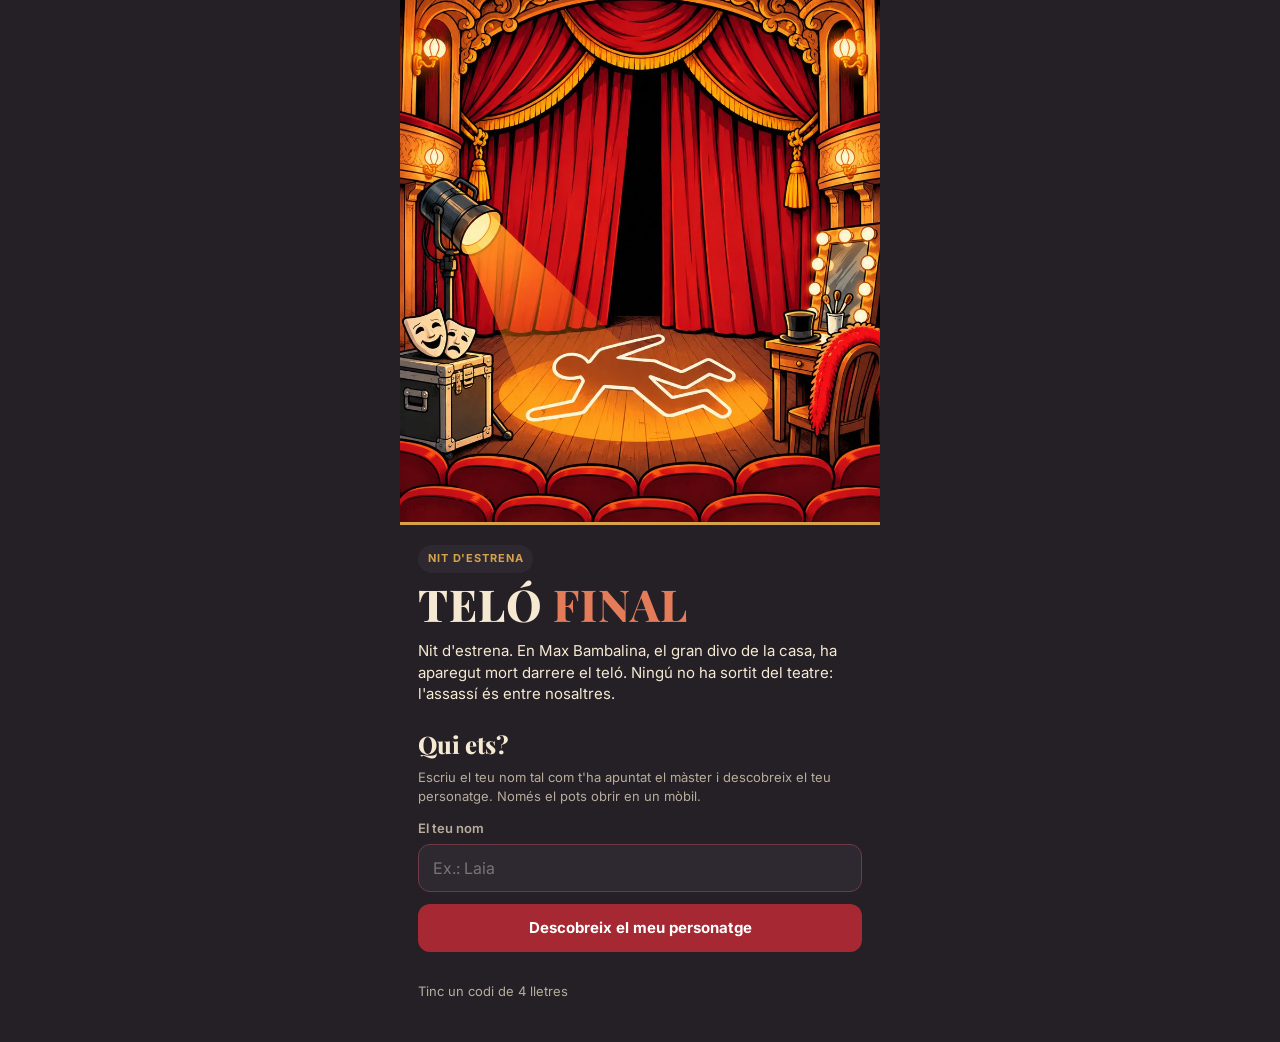
<file: index.html>
<!doctype html>
<html lang="ca">
<head>
<meta charset="utf-8">
<meta name="viewport" content="width=device-width, initial-scale=1, viewport-fit=cover">
<meta name="theme-color" content="#242026">
<title>Teló Final</title>
<link rel="preconnect" href="https://fonts.googleapis.com">
<link rel="preconnect" href="https://fonts.gstatic.com" crossorigin>
<link rel="stylesheet" href="https://fonts.googleapis.com/css2?family=Playfair+Display:wght@800&family=Inter:wght@400;500;600;700&family=JetBrains+Mono:wght@700&display=swap">
<link rel="stylesheet" href="css/estil.css">
<style>
  body { min-height: 100dvh; }
  .app { max-width: 480px; margin: 0 auto; min-height: 100dvh; display: flex; flex-direction: column; }
  .capcal { display: flex; align-items: center; justify-content: space-between; gap: 10px; padding: 14px 16px 10px; position: sticky; top: 0; background: var(--tinta); z-index: 5; }
  .capcal .titol-joc { font-size: 22px; }
  .benvinguda img.capcalera { width: 100%; aspect-ratio: 1199 / 1312; object-fit: cover; border-bottom: 3px solid var(--daurat); }
  .benvinguda .cos { padding: 20px 18px 28px; }
  .benvinguda h1 { font-size: 44px; margin: 10px 0 12px; }
  main.contingut { flex: 1; padding: 6px 16px 110px; }
  .navegacio {
    position: fixed; left: 0; right: 0; bottom: 0; z-index: 10;
    display: grid; grid-template-columns: repeat(5, minmax(0, 1fr)); gap: 3px;
    padding: 8px 10px calc(10px + env(safe-area-inset-bottom));
    background: #1C181E; border-top: 1px solid #3A3340;
    max-width: 480px; margin: 0 auto;
  }
  .pestanya { min-height: 52px; border: none; border-radius: 10px; background: transparent; color: var(--fum); font-size: 12px; font-weight: 600; cursor: pointer; display: flex; flex-direction: column; align-items: center; justify-content: center; gap: 3px; position: relative; }
  .pestanya svg { width: 20px; height: 20px; }
  .pestanya[aria-current="page"] { background: var(--tinta-clara); color: var(--corall); font-weight: 700; }
  .pestanya .punt { position: absolute; top: 6px; right: calc(50% - 18px); width: 9px; height: 9px; border-radius: 50%; background: var(--corall); }
  .rumor {
    background: var(--tinta-clara); border: 1px solid var(--corall); border-radius: var(--radius-md);
    padding: 12px 14px; margin-bottom: 12px;
  }
  .rumor .etiqueta { color: var(--corall); }
  .rumor p { margin: 4px 0 0; font-style: italic; }
  .forense { background: var(--blau); color: #fff; border-radius: var(--radius-md); padding: 14px; margin-bottom: 14px; }
  .forense .etiqueta { color: #E6EEF2; }
  .forense p { margin: 6px 0 0; font-size: 14px; }
  .dir-cerca { margin-bottom: 12px; }
  .dir-llista { display: grid; grid-template-columns: repeat(2, minmax(0, 1fr)); gap: 10px; }
  .dir-item { background: var(--crema); color: var(--tinta); border-radius: var(--radius-md); overflow: hidden; border: 2px solid var(--dept); }
  .dir-item img { width: 100%; aspect-ratio: 1/1; object-fit: contain; background: #EDE0C8; }
  .dir-item .text { padding: 8px 10px 10px; }
  .dir-item .nom { font-family: var(--font-display); font-weight: 800; font-size: 16px; line-height: 1.15; }
  .dir-item .rol { text-align: left; font-size: 10px; margin-top: 2px; }
  .dir-item .real { font-size: 13px; color: var(--tinta-suau); margin-top: 4px; }
  .dir-item .real b { color: var(--tinta); }
  .opcions-vot { display: grid; grid-template-columns: repeat(3, minmax(0, 1fr)); gap: 8px; }
  .opcio-sosp { background: var(--crema); color: var(--tinta); border: 3px solid transparent; border-radius: var(--radius-md); padding: 0 0 6px; cursor: pointer; text-align: center; font-size: 12px; font-weight: 600; line-height: 1.2; }
  .opcio-sosp img { width: 100%; aspect-ratio: 1/1; object-fit: contain; background: #EDE0C8; border-radius: 9px 9px 0 0; margin-bottom: 4px; }
  .opcio-sosp[aria-pressed="true"] { border-color: var(--corall); box-shadow: 0 0 0 2px var(--corall); }
  .opcions-text { display: flex; flex-wrap: wrap; gap: 8px; }
  .opcio-text { min-height: 44px; padding: 0 14px; border-radius: 999px; border: 1px solid var(--linia); background: var(--tinta-clara); color: var(--crema); font-size: 14px; font-weight: 600; cursor: pointer; }
  .opcio-text[aria-pressed="true"] { border-color: var(--corall); color: #fff; background: var(--corall); }
  h2.seccio { font-family: var(--font-display); font-weight: 800; font-size: 24px; margin: 8px 0 12px; }
  h3.sub { font-size: 13px; font-weight: 700; letter-spacing: 0.12em; text-transform: uppercase; color: var(--fum-calid); margin: 18px 0 8px; }
  .estat-missio { display: inline-block; font-size: 12px; font-weight: 700; padding: 4px 10px; border-radius: 999px; }
  .estat-missio.feta { background: #2E6B3A; color: #fff; }
  .estat-missio.pendent { background: var(--tinta-clara); color: var(--fum); }
  .resultat-codi { font-size: 13px; padding: 6px 0; border-bottom: 1px solid var(--linia); }
  .modal-fons { position: fixed; inset: 0; background: rgba(20,16,20,.75); display: flex; align-items: center; justify-content: center; padding: 18px; z-index: 50; }
  .modal { background: var(--bordeus); border: 2px solid var(--daurat); border-radius: var(--radius-lg); padding: 20px; max-width: 420px; width: 100%; }
  .modal h2 { font-family: var(--font-display); color: var(--daurat); margin: 0 0 8px; }
  .revelacio-cap { text-align: center; margin: 8px 0 16px; }
  .revelacio-cap img { width: 180px; margin: 10px auto; border-radius: var(--radius-md); background: #EDE0C8; border: 3px solid var(--telo); }
  .rank { display: flex; justify-content: space-between; gap: 10px; padding: 8px 0; border-bottom: 1px solid var(--linia); font-size: 14px; }
  .rank.jo { color: var(--daurat); font-weight: 700; }
  .llista-noms { display: flex; flex-direction: column; gap: 8px; margin-top: 12px; }
  .boto-nom { min-height: 52px; padding: 0 16px; border-radius: var(--radius-md); border: 1px solid var(--linia); background: var(--tinta-clara); color: var(--crema); font-size: 17px; font-weight: 600; text-align: left; cursor: pointer; }
  .boto-nom:active { background: var(--bordeus); }
  .notes-area { min-height: 55vh; font-size: 16px; line-height: 1.5; background: var(--crema); color: var(--tinta); border-color: var(--daurat); }
  .progres { height: 10px; border-radius: 999px; background: var(--tinta-clara); overflow: hidden; margin: 10px 0 4px; }
  .progres > div { height: 100%; background: var(--daurat); }
  .aconseguit { display: flex; justify-content: space-between; gap: 8px; padding: 8px 0; border-bottom: 1px solid var(--linia); font-size: 14px; }
  .aconseguit .codi { font-family: var(--font-mono); color: var(--daurat); letter-spacing: .15em; }
</style>
</head>
<body>
<div class="app">

  <!-- Entrada / benvinguda -->
  <section id="vista-entrada" class="benvinguda">
    <img class="capcalera" src="img/capcalera-mobil.jpg" alt="Escenari amb el teló vermell entreobert, un focus i la silueta de guix d'un cos a terra">
    <div class="cos">
      <span class="fase" id="entrada-fase">Nit d'estrena</span>
      <h1 class="titol-joc">TELÓ <span>FINAL</span></h1>
      <p>Nit d'estrena. En Max Bambalina, el gran divo de la casa, ha aparegut mort darrere el teló. Ningú no ha sortit del teatre: l'assassí és entre nosaltres.</p>
      <h2 class="seccio" style="margin-top:22px">Qui ets?</h2>
      <p class="suau petit" style="margin-top:-6px">Escriu el teu nom tal com t'ha apuntat el màster i descobreix el teu personatge. Només el pots obrir en un mòbil.</p>
      <div id="entrada-error" class="avis error" hidden></div>
      <form id="form-nom" class="separat" autocomplete="off">
        <div>
          <label for="input-nom">El teu nom</label>
          <input id="input-nom" type="text" placeholder="Ex.: Laia" autocapitalize="words" required>
        </div>
        <button class="boto boto-ample" type="submit">Descobreix el meu personatge</button>
      </form>
      <details style="margin-top:18px">
        <summary class="suau petit" style="cursor:pointer;min-height:44px;display:flex;align-items:center">Tinc un codi de 4 lletres</summary>
        <form id="form-codi" class="separat" autocomplete="off">
          <div>
            <label for="input-codi">El teu codi</label>
            <input id="input-codi" class="input-codi" type="text" inputmode="text" maxlength="4" placeholder="ABCD" required>
          </div>
          <button class="boto boto-ample" type="submit">Veure la meva carta</button>
        </form>
      </details>
    </div>
  </section>

  <!-- Joc -->
  <section id="vista-joc" hidden>
    <header class="capcal">
      <div class="titol-joc">TELÓ <span>FINAL</span></div>
      <span class="fase" id="joc-fase">…</span>
    </header>
    <main class="contingut">
      <div id="avisos"></div>
      <div id="tab-carta" class="tab"></div>
      <div id="tab-directori" class="tab" hidden></div>
      <div id="tab-missio" class="tab" hidden></div>
      <div id="tab-votar" class="tab" hidden></div>
      <div id="tab-notes" class="tab" hidden></div>
      <div id="tab-resultats" class="tab" hidden></div>
    </main>
    <nav class="navegacio" aria-label="Seccions">
      <button class="pestanya" data-tab="carta" aria-current="page" type="button">
        <svg viewBox="0 0 24 24" fill="none" stroke="currentColor" stroke-width="2" stroke-linecap="round" stroke-linejoin="round" aria-hidden="true"><rect x="5" y="3" width="14" height="18" rx="2"/><path d="M9 8h6M9 12h6"/></svg>Carta
      </button>
      <button class="pestanya" data-tab="directori" type="button">
        <svg viewBox="0 0 24 24" fill="none" stroke="currentColor" stroke-width="2" stroke-linecap="round" stroke-linejoin="round" aria-hidden="true"><circle cx="9" cy="8" r="3"/><path d="M3 20c0-3.3 2.7-6 6-6s6 2.7 6 6M16 4a3 3 0 0 1 0 6M18 14c2 .7 3 2.8 3 6"/></svg>Directori
      </button>
      <button class="pestanya" data-tab="missio" type="button">
        <svg viewBox="0 0 24 24" fill="none" stroke="currentColor" stroke-width="2" stroke-linecap="round" stroke-linejoin="round" aria-hidden="true"><circle cx="12" cy="12" r="9"/><circle cx="12" cy="12" r="5"/><circle cx="12" cy="12" r="1"/></svg>Missió
      </button>
      <button class="pestanya" data-tab="notes" type="button">
        <svg viewBox="0 0 24 24" fill="none" stroke="currentColor" stroke-width="2" stroke-linecap="round" stroke-linejoin="round" aria-hidden="true"><path d="M12 20h9M16.5 3.5a2.1 2.1 0 0 1 3 3L7 19l-4 1 1-4z"/></svg>Notes
      </button>
      <button class="pestanya" data-tab="votar" type="button">
        <svg viewBox="0 0 24 24" fill="none" stroke="currentColor" stroke-width="2" stroke-linecap="round" stroke-linejoin="round" aria-hidden="true"><path d="M4 12l5 5L20 6"/></svg>Votar
      </button>
    </nav>
  </section>

  <div id="modal" class="modal-fons" hidden></div>
</div>

<script src="vendor/supabase.js"></script>
<script src="js/config.js"></script>
<script src="js/comu.js"></script>
<script src="js/jugador.js"></script>
</body>
</html>
</file>
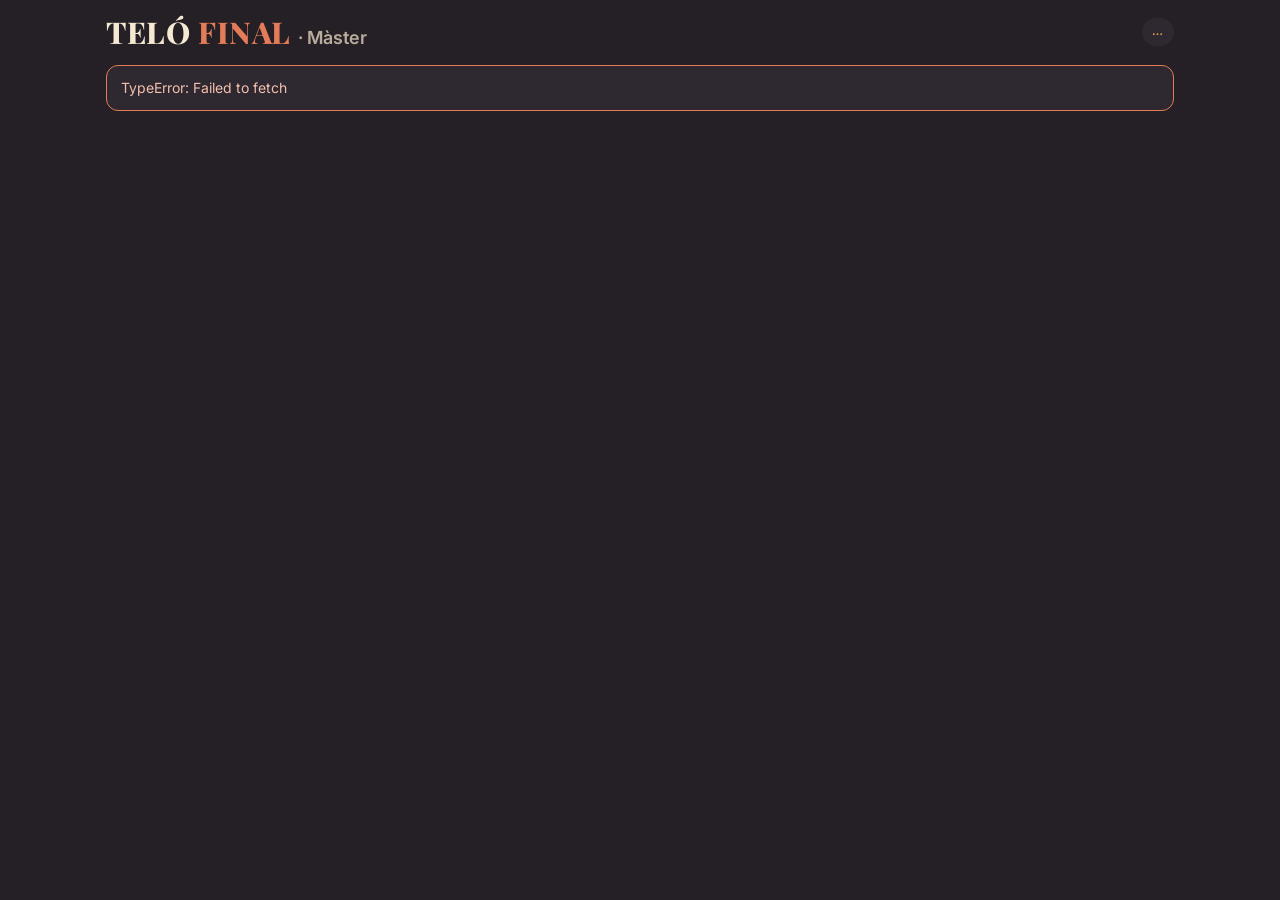
<file: master.html>
<!doctype html>
<html lang="ca">
<head>
<meta charset="utf-8">
<meta name="viewport" content="width=device-width, initial-scale=1">
<meta name="robots" content="noindex">
<title>Teló Final · Màster</title>
<link rel="preconnect" href="https://fonts.googleapis.com">
<link rel="preconnect" href="https://fonts.gstatic.com" crossorigin>
<link rel="stylesheet" href="https://fonts.googleapis.com/css2?family=Playfair+Display:wght@800&family=Inter:wght@400;500;600;700&family=JetBrains+Mono:wght@700&display=swap">
<link rel="stylesheet" href="css/estil.css">
<style>
  .pagina { max-width: 1100px; margin: 0 auto; padding: 18px 16px 60px; }
  .cap { display: flex; flex-wrap: wrap; align-items: center; justify-content: space-between; gap: 12px; margin-bottom: 18px; }
  .cap .titol-joc { font-size: 30px; }
  .graella { display: grid; grid-template-columns: repeat(auto-fit, minmax(300px, 1fr)); gap: 14px; }
  .fases { display: flex; flex-wrap: wrap; gap: 8px; }
  .fases .boto-sec { min-height: 48px; }
  .fases .boto-sec.actual { background: var(--daurat); color: var(--tinta); border-color: var(--daurat); font-weight: 800; }
  .xifres { display: grid; grid-template-columns: repeat(3, minmax(0, 1fr)); gap: 10px; }
  .xifra { background: var(--tinta-clara); border-radius: var(--radius-md); padding: 12px; text-align: center; }
  .xifra b { display: block; font-family: var(--font-display); font-size: 30px; color: var(--daurat); line-height: 1.1; }
  .xifra span { font-size: 12px; color: var(--fum); }
  table { width: 100%; border-collapse: collapse; font-size: 14px; }
  th, td { text-align: left; padding: 8px 6px; border-bottom: 1px solid var(--linia); vertical-align: middle; }
  th { font-size: 11px; letter-spacing: 0.1em; text-transform: uppercase; color: var(--fum-calid); }
  td .codi { font-family: var(--font-mono); font-weight: 700; letter-spacing: 0.15em; color: var(--daurat); }
  .taula-scroll { overflow-x: auto; }
  .mini { min-height: 36px; padding: 0 10px; font-size: 13px; }
  .paper-dolent { color: var(--corall); font-weight: 700; font-size: 11px; text-transform: uppercase; letter-spacing: .08em; }
  .ok-si { color: #8FD19E; font-weight: 700; }
  .ok-no { color: var(--fum); }
  details summary { cursor: pointer; font-weight: 700; color: var(--daurat); min-height: 44px; display: flex; align-items: center; }
  .toggle { display: flex; align-items: center; gap: 10px; min-height: 48px; }
  .toggle input { width: 22px; height: 22px; accent-color: var(--corall); }
  .enllac { word-break: break-all; font-family: var(--font-mono); font-size: 12px; background: var(--tinta-clara); padding: 8px 10px; border-radius: 8px; display: block; color: var(--crema); }
  #impressio { display: none; }
  @media print {
    body { background: #fff; color: #000; }
    .pagina, #modal { display: none !important; }
    #impressio { display: grid !important; grid-template-columns: repeat(3, 1fr); gap: 0; }
    .tiquet { border: 1px dashed #999; padding: 10px; text-align: center; break-inside: avoid; font-family: Inter, sans-serif; color: #000; }
    .tiquet .t-nom { font-size: 16px; font-weight: 700; }
    .tiquet .t-pers { font-size: 12px; color: #444; }
    .tiquet .t-codi { font-family: "JetBrains Mono", monospace; font-size: 22px; font-weight: 700; letter-spacing: .25em; margin: 4px 0; }
    .tiquet svg { width: 110px; height: 110px; margin: 0 auto; display: block; }
    .tiquet .t-url { font-size: 9px; color: #444; word-break: break-all; }
  }
  .modal-fons { position: fixed; inset: 0; background: rgba(20,16,20,.8); display: flex; align-items: center; justify-content: center; padding: 18px; z-index: 50; }
  .modal { background: var(--bordeus); border: 2px solid var(--daurat); border-radius: var(--radius-lg); padding: 20px; max-width: 420px; width: 100%; text-align: center; }
  .modal svg { background: #fff; padding: 10px; border-radius: 8px; width: 240px; height: 240px; margin: 12px auto; display: block; }
</style>
</head>
<body>
<div class="pagina">
  <div class="cap">
    <h1 class="titol-joc">TELÓ <span>FINAL</span> <span style="color:var(--fum);font-size:18px;font-family:var(--font-sans);font-weight:600;letter-spacing:0">· Màster</span></h1>
    <span class="fase" id="fase-actual">…</span>
  </div>

  <section id="vista-login" hidden>
    <div class="panell" style="max-width:420px">
      <h2 id="login-titol">Entra com a màster</h2>
      <p class="petit" id="login-text">Escriu la contrasenya de màster.</p>
      <form id="form-login">
        <div class="camp"><label for="pwd">Contrasenya</label><input id="pwd" type="password" autocomplete="current-password" required></div>
        <div class="camp" id="camp-pwd2" hidden><label for="pwd2">Repeteix-la</label><input id="pwd2" type="password" autocomplete="new-password"></div>
        <div id="login-error" class="avis error" hidden></div>
        <button class="boto boto-ample" type="submit" id="login-boto">Entra</button>
      </form>
    </div>
  </section>

  <section id="vista-panell" hidden>
    <div class="graella">
      <div class="panell" style="grid-column: 1 / -1">
        <h2>Ritme de la partida</h2>
        <p class="petit suau" id="fase-text" style="margin-top:-4px"></p>
        <div class="fases" id="fases"></div>
        <div class="xifres" style="margin-top:14px">
          <div class="xifra"><b id="n-jugadors">0</b><span>jugadors</span></div>
          <div class="xifra"><b id="n-vots">0</b><span>han votat</span></div>
          <div class="xifra"><b id="n-missions">0</b><span>missions fetes</span></div>
        </div>
      </div>

      <div class="panell">
        <h2 id="titol-peticions">Peticions</h2>
        <div id="peticions"><p class="petit suau">No hi ha res pendent.</p></div>
      </div>

      <div class="panell">
        <h2>Revelació</h2>
        <label class="toggle"><input type="checkbox" id="rev-pantalla"> Mostrar la solució a la pantalla gran</label>
        <label class="toggle"><input type="checkbox" id="rev-mobils"> Mostrar la solució als mòbils</label>
        <p class="petit suau">Primer tanca la votació. La pantalla gran fa la revelació pas a pas (clica o prem la barra espaiadora).</p>
        <details id="det-resultats" style="margin-top:6px"><summary>Resultats provisionals (spoiler)</summary><div id="resultats-prov" class="petit"></div></details>
      </div>

      <div class="panell">
        <h2>Enllaços</h2>
        <p class="petit" style="margin:0 0 4px">Pantalla gran (obre-la a l'ordinador del projector):</p>
        <a class="enllac" id="url-pantalla" target="_blank" rel="noopener"></a>
        <p class="petit" style="margin:12px 0 4px">Web dels jugadors:</p>
        <a class="enllac" id="url-jugadors" target="_blank" rel="noopener"></a>
        <div class="fila" style="margin-top:12px"><button class="boto-sec" id="qr-general">QR de la web</button></div>
      </div>

      <div class="panell" style="grid-column: 1 / -1">
        <div class="fila" style="justify-content:space-between">
          <h2 style="margin:0">Jugadors</h2>
          <div class="fila">
            <button class="boto-sec" id="imprimir">Imprimir codis</button>
            <button class="boto-sec" id="reiniciar">Reiniciar la partida</button>
          </div>
        </div>
        <div id="sense-jugadors" hidden style="margin-top:12px">
          <p class="petit">Escriu el nom de cada persona, un per línia (mínim 8, màxim 28). L'app repartirà els personatges a l'atzar i donarà un codi a cadascú.</p>
          <textarea id="noms" placeholder="Laia&#10;Jordi&#10;Marta&#10;…"></textarea>
          <p class="petit suau" id="compta-noms">0 noms</p>
          <button class="boto" id="repartir">Repartir personatges</button>
        </div>
        <div id="amb-jugadors" hidden>
          <div class="taula-scroll" style="margin-top:10px">
            <table>
              <thead><tr><th>Persona</th><th>Personatge</th><th>Codi</th><th>Mòbil</th><th>Missió</th><th title="Punts provisionals: missió +2 i enquesta. L'enquesta només compta quan s'ha votat.">Punts</th><th>Vot</th><th></th></tr></thead>
              <tbody id="taula-jugadors"></tbody>
            </table>
          </div>
          <div class="fila" style="margin-top:12px">
            <input id="nou-nom" type="text" placeholder="Algú que arriba tard" style="max-width:280px">
            <button class="boto-sec" id="afegir">Afegeix jugador</button>
          </div>
          <p class="petit suau" id="avis-coartades"></p>
        </div>
      </div>

      <div class="panell" style="grid-column: 1 / -1">
        <details><summary>La solució (només per a tu)</summary>
          <p class="petit">L'assassina és la <b>Rita Balanç</b> (Comptabilitat), amb el <b>cable d'un focus</b>, a les <b>bambalines</b>. El còmplice és en <b>Pau Canvi</b> (Taquiller). Al guió de validació tens totes les pistes i la cadena de deducció.</p>
        </details>
      </div>
    </div>
  </section>
  <div id="error-general" class="avis error" hidden></div>
</div>

<div id="impressio"></div>
<div id="modal" class="modal-fons" hidden></div>

<script src="vendor/supabase.js"></script>
<script src="vendor/qrcode.js"></script>
<script src="js/config.js"></script>
<script src="js/comu.js"></script>
<script src="js/master.js"></script>
</body>
</html>
</file>
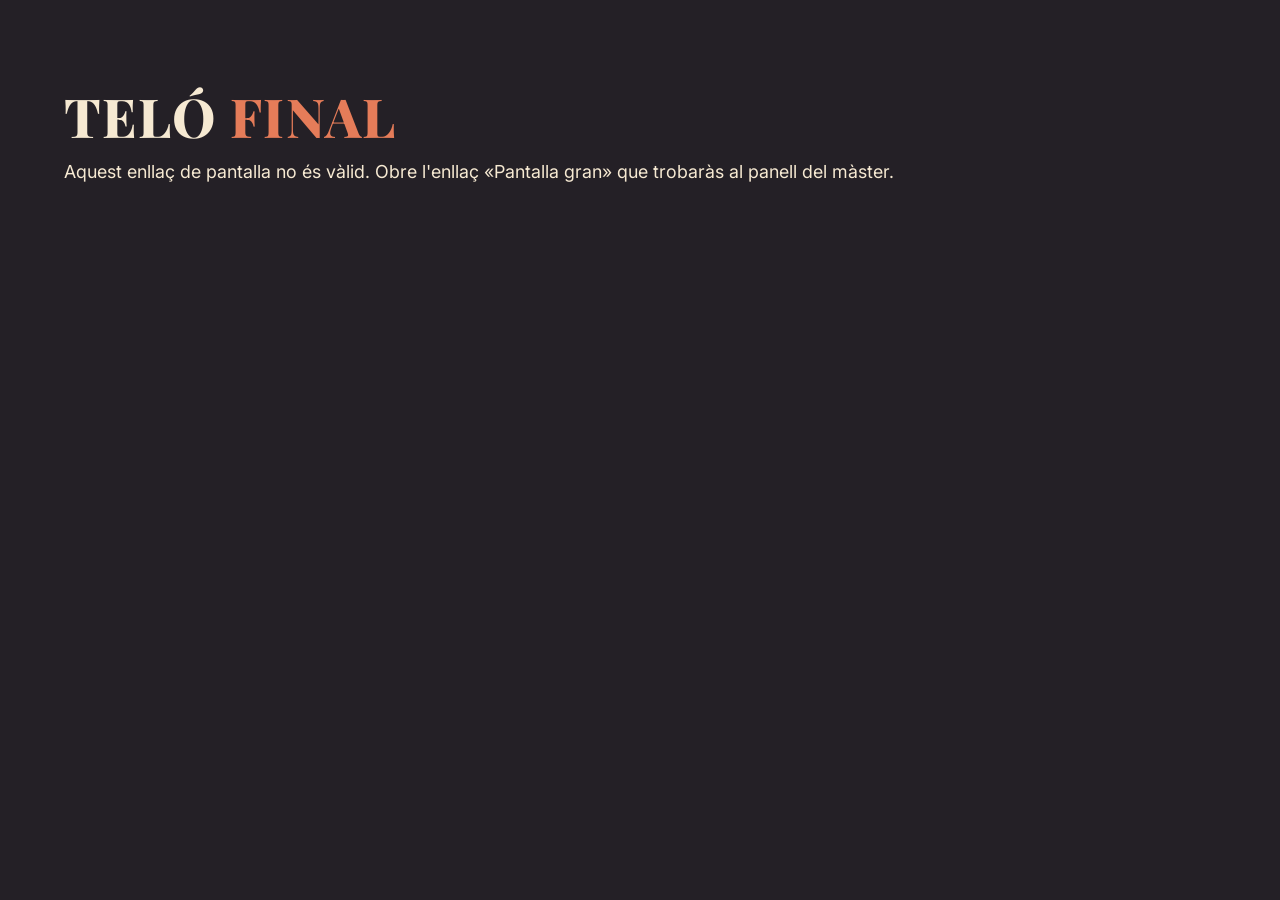
<file: pantalla.html>
<!doctype html>
<html lang="ca">
<head>
<meta charset="utf-8">
<meta name="viewport" content="width=device-width, initial-scale=1">
<meta name="robots" content="noindex">
<title>Teló Final · Pantalla</title>
<link rel="preconnect" href="https://fonts.googleapis.com">
<link rel="preconnect" href="https://fonts.gstatic.com" crossorigin>
<link rel="stylesheet" href="https://fonts.googleapis.com/css2?family=Playfair+Display:wght@800&family=Inter:wght@400;500;600;700&family=JetBrains+Mono:wght@700&display=swap">
<link rel="stylesheet" href="css/estil.css">
<style>
  html, body { height: 100%; overflow: hidden; }
  body { font-size: clamp(16px, 1.4vw, 26px); }
  .escena { height: 100vh; display: flex; flex-direction: column; }
  .franja { position: relative; height: 52vh; overflow: hidden; border-bottom: 4px solid var(--daurat); flex: none; }
  .franja img { width: 100%; height: 100%; object-fit: cover; }
  .franja .fase { position: absolute; left: 3vw; top: 3vh; font-size: 0.8em; padding: 0.5em 1em; background: var(--tinta); }
  .baix { flex: 1; display: flex; align-items: center; gap: 4vw; padding: 2vh 4vw; min-height: 0; }
  .baix .titol-joc { font-size: 4.6em; }
  .baix .text-fase { color: var(--fum); font-size: 1.1em; margin: 0.6em 0 0; max-width: 28em; }
  .comptadors { display: flex; gap: 1.5vw; margin-left: auto; }
  .comptador { background: var(--bordeus); border: 2px solid var(--daurat); border-radius: 14px; padding: 1em 1.4em; text-align: center; min-width: 7em; }
  .comptador b { display: block; font-family: var(--font-display); font-size: 2.6em; color: var(--daurat); line-height: 1; }
  .comptador span { font-size: 0.75em; letter-spacing: 0.12em; text-transform: uppercase; color: var(--fum-calid); }
  .rumor-gran { position: absolute; left: 50%; bottom: 3vh; transform: translateX(-50%); width: min(80vw, 1100px); background: rgba(36,32,38,.92); border: 2px solid var(--corall); border-radius: 16px; padding: 1em 1.4em; }
  .rumor-gran .etiqueta { color: var(--corall); font-size: 0.7em; }
  .rumor-gran p { margin: 0.2em 0 0; font-size: 1.4em; font-style: italic; }
  /* Revelació */
  .revelacio { position: fixed; inset: 0; background: var(--bordeus); display: flex; flex-direction: column; align-items: center; justify-content: center; padding: 4vh 5vw; text-align: center; cursor: pointer; }
  .revelacio h2 { font-family: var(--font-display); font-weight: 800; color: var(--daurat); font-size: 3.2em; margin: 0 0 0.3em; }
  .revelacio .gran-nom { font-family: var(--font-display); font-weight: 800; font-size: 4em; line-height: 1; }
  .revelacio .real { color: var(--fum-calid); font-size: 1.4em; margin-top: 0.3em; }
  .revelacio img.retrat { height: 50vh; aspect-ratio: 1/1; object-fit: contain; background: #EDE0C8; border-radius: 18px; border: 6px solid var(--daurat); margin-bottom: 3vh; animation: entra 0.8s ease both; }
  @keyframes entra { from { opacity: 0; transform: scale(.85); } to { opacity: 1; transform: none; } }
  .pista-pas { position: fixed; bottom: 2vh; right: 2vw; font-size: 0.7em; color: var(--fum-calid); }
  .barres { width: min(1100px, 90vw); text-align: left; }
  .barra { display: grid; grid-template-columns: 14em 1fr 3em; align-items: center; gap: 1em; margin: 0.5em 0; }
  .barra .b { height: 1.4em; background: var(--corall); border-radius: 6px; }
  .barra .n { font-family: var(--font-display); font-size: 1.4em; color: var(--daurat); }
  .duo { display: flex; gap: 5vw; justify-content: center; }
  .duo > div { background: var(--tinta); border: 3px solid var(--daurat); border-radius: 18px; padding: 1.4em 2.4em; min-width: 14em; }
  .duo .etiqueta { font-size: 0.8em; }
  .duo b { display: block; font-family: var(--font-display); font-size: 2.6em; color: var(--crema); margin-top: 0.2em; }
  .relat { font-size: 1.5em; max-width: 34em; line-height: 1.5; }
  .ranking { width: min(1000px, 90vw); text-align: left; }
  .ranking .fila-r { display: flex; justify-content: space-between; padding: 0.4em 0; border-bottom: 1px solid var(--linia); font-size: 1.3em; }
  .ranking .fila-r:first-child { color: var(--daurat); font-size: 1.7em; font-weight: 700; }
  .error-pantalla { padding: 10vh 5vw; }
  .qr-web { display: flex; align-items: center; gap: 1.2em; margin-left: auto; background: var(--crema); color: var(--tinta); border-radius: 16px; padding: 0.8em 1.2em 0.8em 0.8em; }
  .qr-web #qr-svg svg { width: 30vh; height: 30vh; display: block; }
  .qr-web b { display: block; font-family: var(--font-display); font-size: 1.3em; max-width: 9em; line-height: 1.15; }
  .qr-web span { display: block; font-size: 0.75em; color: var(--tinta-suau); margin-top: 0.5em; word-break: break-all; max-width: 14em; }
  .qr-web:not([hidden]) + .comptadors { margin-left: 0; }
</style>
</head>
<body>
<div class="escena" id="escena">
  <div class="franja">
    <img src="img/capcalera-pantalla.jpg" alt="Escenari amb el teló vermell, un focus i la silueta de guix d'un cos">
    <span class="fase" id="fase">…</span>
    <div class="rumor-gran" id="rumor" hidden><div class="etiqueta">Rumor anònim</div><p id="rumor-text"></p></div>
  </div>
  <div class="baix">
    <div>
      <h1 class="titol-joc">TELÓ <span>FINAL</span></h1>
      <p class="text-fase" id="text-fase"></p>
    </div>
    <div class="qr-web" id="qr-web" hidden>
      <div id="qr-svg"></div>
      <div><b>Escaneja i tria el teu nom</b><span id="qr-url"></span></div>
    </div>
    <div class="comptadors">
      <div class="comptador"><b id="c-jugadors">0</b><span>Jugadors</span></div>
      <div class="comptador" id="caixa-vots" hidden><b id="c-vots">0</b><span>Vots</span></div>
    </div>
  </div>
</div>
<div class="revelacio" id="revelacio" hidden></div>
<div class="error-pantalla" id="error" hidden></div>

<script src="vendor/supabase.js"></script>
<script src="vendor/qrcode.js"></script>
<script src="js/config.js"></script>
<script src="js/comu.js"></script>
<script src="js/pantalla.js"></script>
</body>
</html>
</file>
<file: css/estil.css>
/* Teló Final — estil comú (paleta del brand book) */
:root {
  --telo: #A62832;
  --bordeus: #551F2B;
  --crema: #F6E9D2;
  --daurat: #D5A34B;
  --tinta: #242026;
  --blau: #426A80;
  --corall: #E57C59;
  --tinta-clara: #2E2830;
  --linia: #6E3A45;
  --tinta-suau: #6E625A;
  --fum: #B8AC9C;
  --fum-calid: #C9B79C;
  --font-display: "Playfair Display", Georgia, serif;
  --font-sans: Inter, system-ui, -apple-system, "Segoe UI", sans-serif;
  --font-mono: "JetBrains Mono", ui-monospace, monospace;
  --radius-sm: 4px;
  --radius-md: 12px;
  --radius-lg: 18px;
  --ombra-carta: 0 18px 40px rgba(0, 0, 0, 0.55);
}

* { box-sizing: border-box; }
html, body { margin: 0; padding: 0; }
body {
  background: var(--tinta);
  color: var(--crema);
  font-family: var(--font-sans);
  font-size: 15px;
  line-height: 1.45;
  -webkit-font-smoothing: antialiased;
}
img { max-width: 100%; display: block; }
a { color: var(--daurat); }
button { font-family: inherit; }
[hidden] { display: none !important; }

.titol-joc {
  font-family: var(--font-display);
  font-weight: 800;
  letter-spacing: 0.02em;
  line-height: 0.95;
  margin: 0;
}
.titol-joc span { color: var(--corall); }

/* Botons */
.boto {
  display: inline-flex; align-items: center; justify-content: center; gap: 8px;
  min-height: 48px; padding: 0 20px;
  border: none; border-radius: var(--radius-md);
  background: var(--telo); color: #fff;
  font-size: 15px; font-weight: 700; cursor: pointer;
  text-decoration: none;
}
.boto:active { background: var(--bordeus); }
.boto:focus-visible, .boto-sec:focus-visible, .pestanya:focus-visible, input:focus-visible, select:focus-visible, textarea:focus-visible {
  outline: 2px solid var(--daurat); outline-offset: 2px;
}
.boto[disabled] { opacity: 0.45; cursor: not-allowed; }
.boto-sec {
  display: inline-flex; align-items: center; justify-content: center; gap: 8px;
  min-height: 44px; padding: 0 16px;
  border: 1px solid var(--linia); border-radius: var(--radius-md);
  background: var(--tinta-clara); color: var(--crema);
  font-size: 14px; font-weight: 600; cursor: pointer; text-decoration: none;
}
.boto-sec.actiu { border-color: var(--corall); color: var(--corall); }
.boto-ample { width: 100%; }

.fase {
  display: inline-block;
  font-size: 11px; font-weight: 700; letter-spacing: 0.08em; text-transform: uppercase;
  padding: 6px 10px; border-radius: 999px;
  background: var(--tinta-clara); color: var(--daurat);
}

.etiqueta {
  font-size: 10px; font-weight: 700; letter-spacing: 0.14em; text-transform: uppercase;
  color: var(--fum-calid);
}

/* Formularis */
input[type=text], input[type=password], select, textarea {
  width: 100%;
  min-height: 48px;
  padding: 10px 14px;
  border-radius: var(--radius-md);
  border: 1px solid var(--linia);
  background: var(--tinta-clara);
  color: var(--crema);
  font-family: var(--font-sans);
  font-size: 16px;
}
textarea { min-height: 160px; resize: vertical; }
label { display: block; font-size: 13px; font-weight: 600; color: var(--fum); margin-bottom: 6px; }
.camp { margin-bottom: 14px; }
.input-codi {
  text-transform: uppercase; letter-spacing: 0.3em; font-family: var(--font-mono); font-weight: 700;
  font-size: 22px; text-align: center;
}

/* Missatges */
.avis {
  border-radius: var(--radius-md);
  padding: 12px 14px;
  font-size: 14px;
  margin: 10px 0;
  background: var(--tinta-clara);
  border: 1px solid var(--linia);
}
.avis.ok { border-color: #5E9C6B; }
.avis.error { border-color: var(--corall); color: #F3C0AE; }
.avis.info { background: var(--blau); border-color: var(--blau); color: #fff; }

.panell {
  background: var(--bordeus);
  border-radius: var(--radius-md);
  padding: 16px;
  margin-bottom: 14px;
}
.panell h2, .panell h3 {
  font-family: var(--font-display); font-weight: 800; color: var(--daurat);
  margin: 0 0 8px; font-size: 20px;
}

/* Xips */
.xips { display: flex; gap: 5px; flex-wrap: wrap; justify-content: center; }
.xip {
  font-size: 11.5px; font-weight: 500; padding: 3px 8px; border-radius: 999px;
  border: 1px solid #D9CBB3; background: #fff; color: var(--tinta);
}

/* ---------- Carta ---------- */
.carta {
  width: min(340px, 100%);
  aspect-ratio: 340 / 476;
  margin: 0 auto;
  perspective: 1400px;
}
.carta-interior {
  position: relative; width: 100%; height: 100%;
  transition: transform 0.6s cubic-bezier(.2,.7,.2,1);
  transform-style: preserve-3d;
}
.carta.girada .carta-interior { transform: rotateY(180deg); }
.cara, .revers {
  position: absolute; inset: 0;
  border-radius: var(--radius-lg);
  padding: 10px;
  box-shadow: var(--ombra-carta);
  backface-visibility: hidden;
  -webkit-backface-visibility: hidden;
}
.cara { background: var(--crema); color: var(--tinta); }
.revers { background: var(--bordeus); transform: rotateY(180deg); }
.marc {
  height: 100%; border-radius: var(--radius-md); padding: 10px;
  display: flex; flex-direction: column; gap: 8px;
  border: 2px solid var(--dept, var(--telo));
}
.revers .marc { border-color: var(--daurat); overflow-y: auto; padding: 14px 16px; gap: 12px; color: var(--crema); }
.il {
  position: relative; width: 100%; aspect-ratio: 1 / 1; border-radius: 8px; overflow: hidden;
  background: #EDE0C8;
}
.il img { width: 100%; height: 100%; object-fit: contain; }
.placa {
  position: absolute; left: 8px; top: 8px;
  display: flex; flex-direction: column; align-items: center; gap: 3px;
  padding: 6px 7px; border-radius: 8px;
  background: var(--dept); color: #fff;
  font-family: var(--font-display); font-weight: 800; font-size: 20px; line-height: 1;
}
.placa svg { width: 16px; height: 16px; }
.pindola-dept {
  position: absolute; right: 8px; top: 8px;
  font-size: 10px; font-weight: 700; letter-spacing: 0.16em; text-transform: uppercase;
  padding: 5px 8px; border-radius: 999px; background: var(--dept); color: #fff;
}
.nom-personatge { font-family: var(--font-display); font-weight: 800; font-size: 25px; line-height: 1.1; text-align: center; }
.rol { font-size: 11px; font-weight: 700; letter-spacing: 0.18em; text-transform: uppercase; text-align: center; color: var(--dept); }
.senyals-titol { font-size: 10px; font-weight: 600; letter-spacing: 0.1em; text-transform: uppercase; color: var(--tinta-suau); text-align: center; }
.revers h2 { font-family: var(--font-display); font-weight: 800; font-size: 20px; color: var(--daurat); margin: 0; }
.no-ensenyis { font-size: 10px; font-weight: 700; letter-spacing: 0.14em; text-transform: uppercase; color: var(--corall); }
.bloc-revers p { margin: 3px 0 0; font-size: 13.5px; line-height: 1.45; }
.codi-personal { font-family: var(--font-mono); font-weight: 700; font-size: 26px; letter-spacing: 0.3em; color: var(--daurat); }
.caixa-dolent {
  border: 1px dashed var(--corall); border-radius: var(--radius-md); padding: 10px 12px;
  background: rgba(229, 124, 89, 0.08);
}
.caixa-dolent strong { color: var(--corall); letter-spacing: 0.08em; text-transform: uppercase; font-size: 12px; }

/* Departaments */
.dept-escena { --dept: #A62832; }
.dept-tecnica { --dept: #426A80; }
.dept-sala { --dept: #551F2B; }
.dept-taquilla { --dept: #2E6B3A; }
.dept-oficines { --dept: #8A5A00; }
.dept-manteniment { --dept: #4F5B62; }
.dept-public { --dept: #3D3D7A; }

/* Utilitats */
.centre { text-align: center; }
.suau { color: var(--fum); }
.petit { font-size: 13px; }
.separat > * + * { margin-top: 12px; }
.fila { display: flex; gap: 10px; flex-wrap: wrap; align-items: center; }
.graella-2 { display: grid; grid-template-columns: repeat(2, minmax(0, 1fr)); gap: 10px; }
</file>
